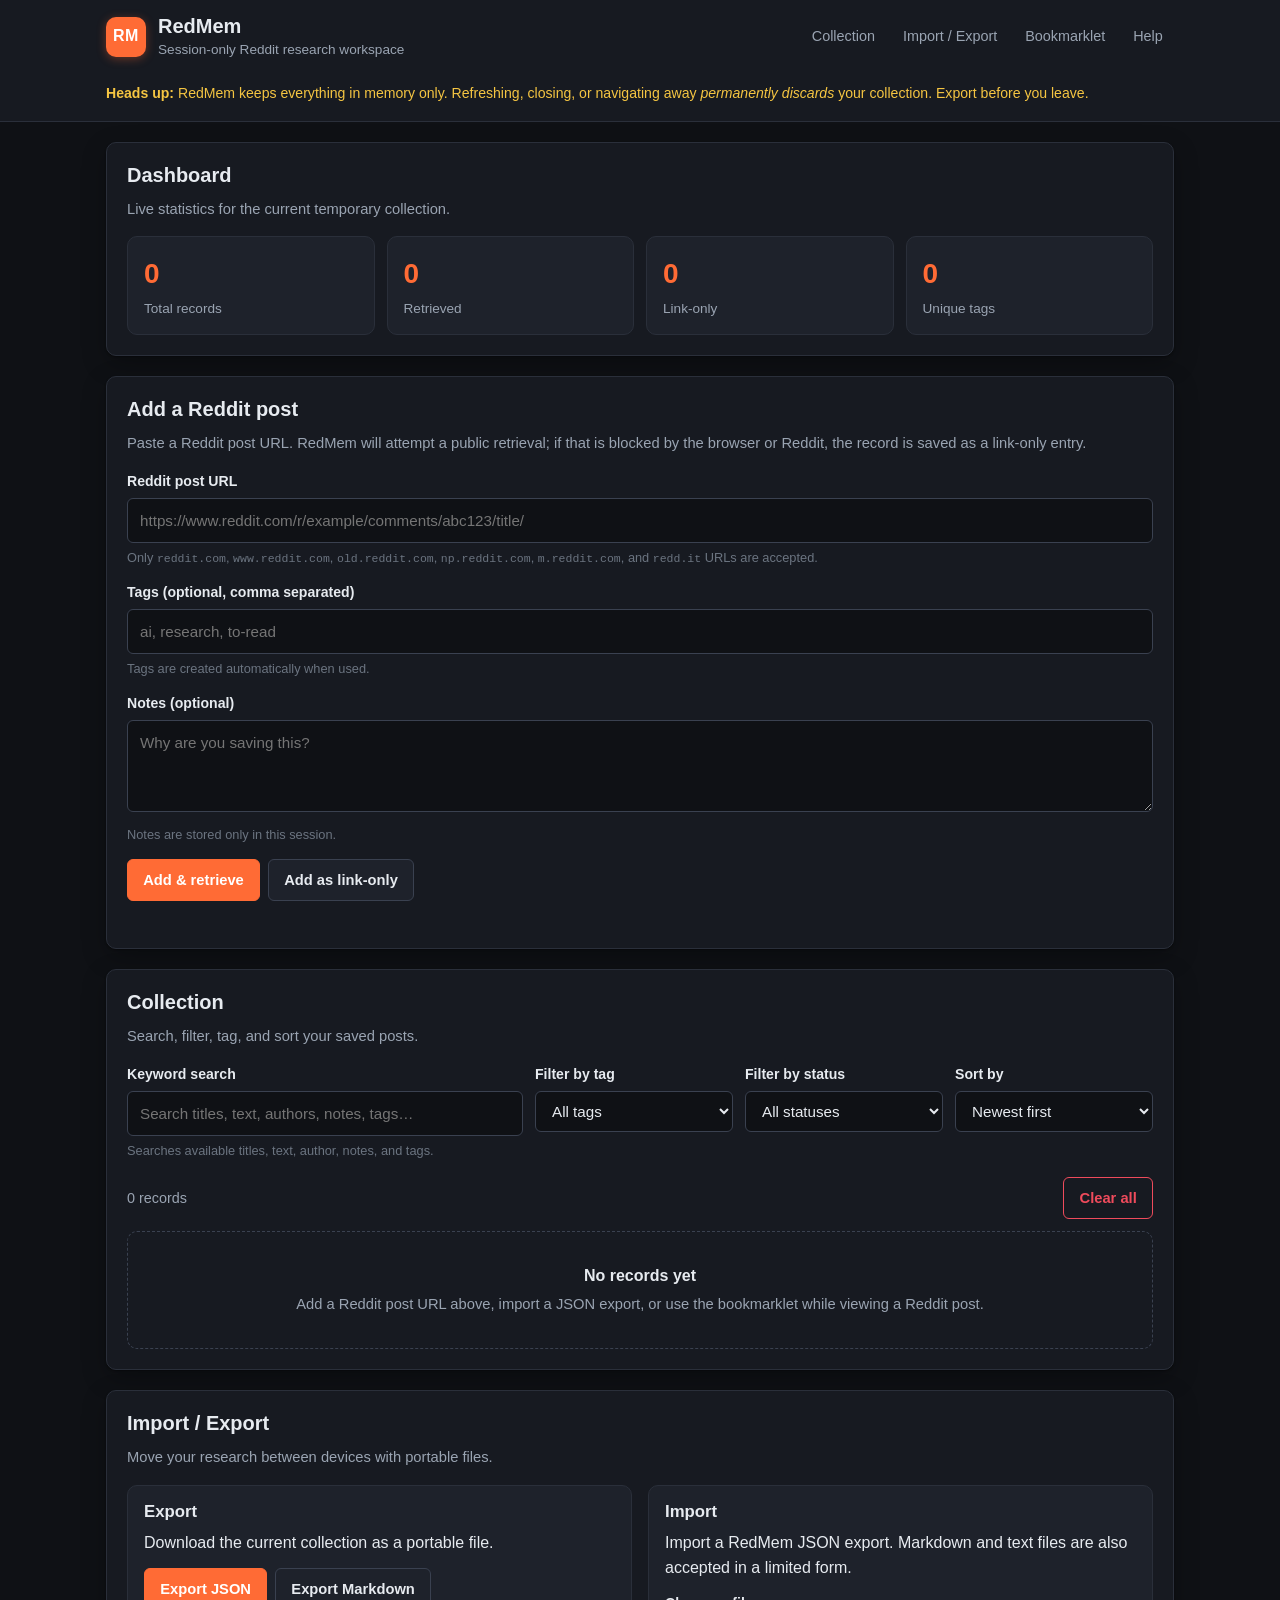
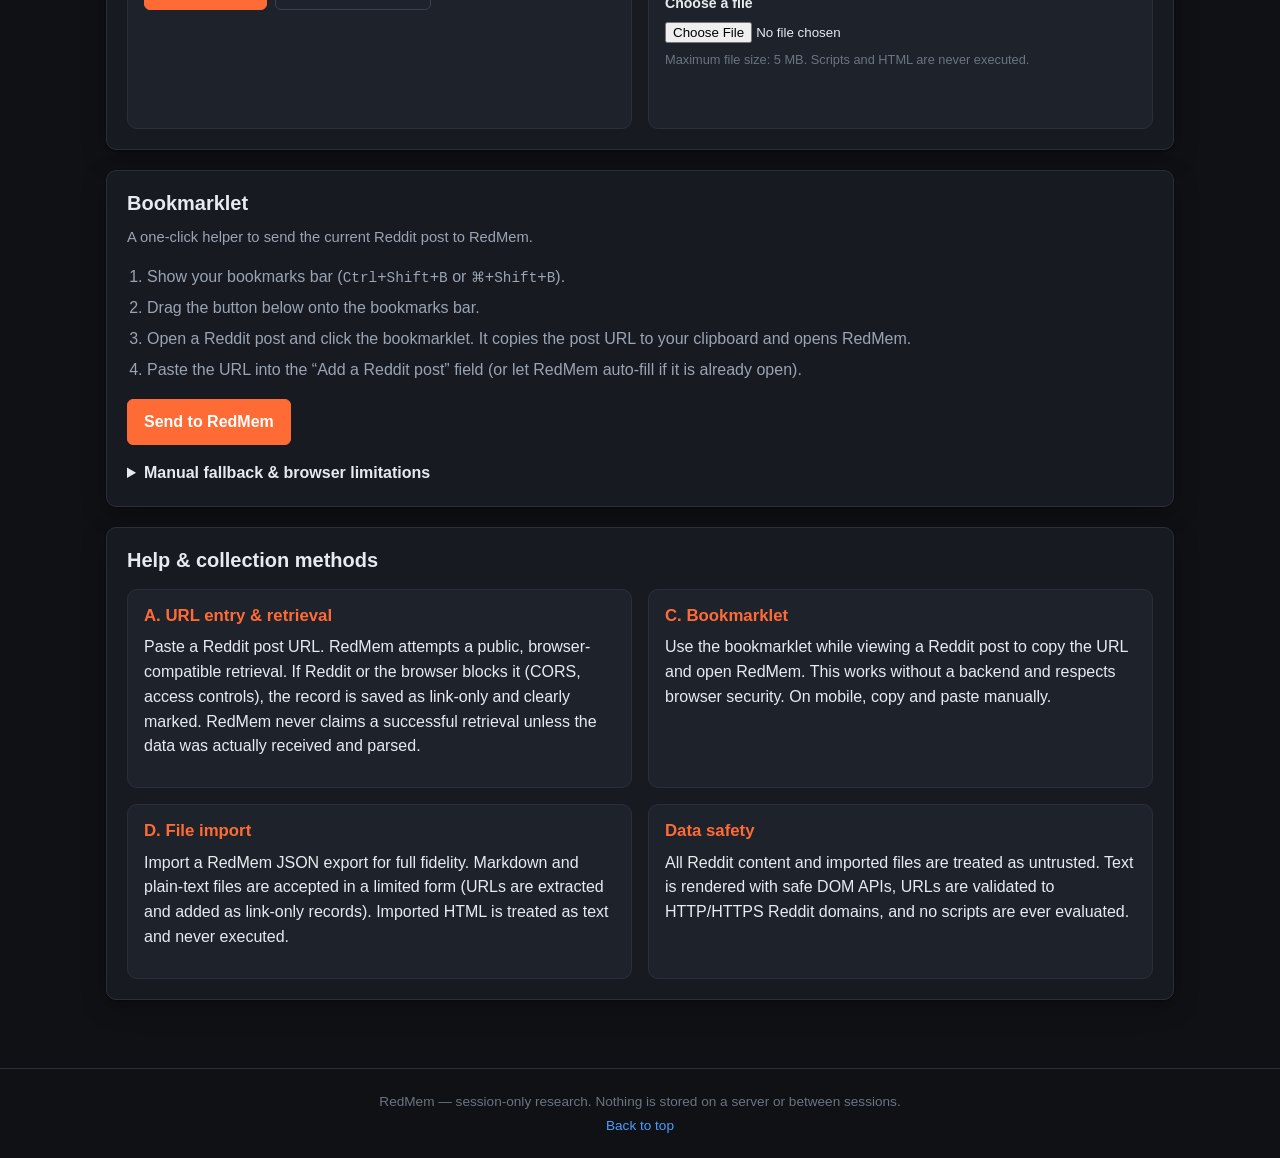
<file: index.html>
<!DOCTYPE html>
<html lang="en">
<head>
  <meta charset="UTF-8" />
  <meta name="viewport" content="width=device-width, initial-scale=1" />
  <meta name="description" content="RedMem — a session-only Reddit research workspace. Collect, tag, search, and export Reddit posts. No accounts, no cloud, no persistence." />
  <title>RedMem — Session-Only Reddit Research</title>
  <link rel="stylesheet" href="styles.css" />
</head>
<body>
  <a class="skip-link" href="#main">Skip to main content</a>

  <header class="app-header" role="banner">
    <div class="header-inner">
      <div class="brand">
        <span class="brand-mark" aria-hidden="true">RM</span>
        <div>
          <h1 class="brand-title">RedMem</h1>
          <p class="brand-tagline">Session-only Reddit research workspace</p>
        </div>
      </div>
      <nav class="header-nav" aria-label="Primary">
        <a href="#collection" class="nav-link">Collection</a>
        <a href="#tools" class="nav-link">Import / Export</a>
        <a href="#bookmarklet" class="nav-link">Bookmarklet</a>
        <a href="#help" class="nav-link">Help</a>
      </nav>
    </div>
    <div class="warning-banner" role="alert">
      <strong>Heads up:</strong> RedMem keeps everything in memory only. Refreshing, closing, or navigating away <em>permanently discards</em> your collection. Export before you leave.
    </div>
  </header>

  <main id="main" class="app-main">
    <!-- ===================== Dashboard ===================== -->
    <section class="panel" aria-labelledby="dashboard-heading">
      <div class="panel-head">
        <h2 id="dashboard-heading">Dashboard</h2>
        <p class="panel-sub">Live statistics for the current temporary collection.</p>
      </div>
      <div class="stats-grid" role="list">
        <div class="stat-card" role="listitem">
          <span class="stat-value" id="stat-total">0</span>
          <span class="stat-label">Total records</span>
        </div>
        <div class="stat-card" role="listitem">
          <span class="stat-value" id="stat-retrieved">0</span>
          <span class="stat-label">Retrieved</span>
        </div>
        <div class="stat-card" role="listitem">
          <span class="stat-value" id="stat-linkonly">0</span>
          <span class="stat-label">Link-only</span>
        </div>
        <div class="stat-card" role="listitem">
          <span class="stat-value" id="stat-tags">0</span>
          <span class="stat-label">Unique tags</span>
        </div>
      </div>
    </section>

    <!-- ===================== Add Post ===================== -->
    <section class="panel" aria-labelledby="add-heading">
      <div class="panel-head">
        <h2 id="add-heading">Add a Reddit post</h2>
        <p class="panel-sub">
          Paste a Reddit post URL. RedMem will attempt a public retrieval; if that is blocked by the browser or Reddit, the record is saved as a link-only entry.
        </p>
      </div>
      <form id="add-form" class="add-form" novalidate>
        <div class="field">
          <label for="url-input">Reddit post URL</label>
          <input
            id="url-input"
            name="url"
            type="url"
            inputmode="url"
            autocomplete="off"
            spellcheck="false"
            placeholder="https://www.reddit.com/r/example/comments/abc123/title/"
            aria-describedby="url-help url-error"
            required
          />
          <p id="url-help" class="field-help">
            Only <code>reddit.com</code>, <code>www.reddit.com</code>, <code>old.reddit.com</code>, <code>np.reddit.com</code>, <code>m.reddit.com</code>, and <code>redd.it</code> URLs are accepted.
          </p>
          <p id="url-error" class="field-error" role="alert" hidden></p>
        </div>

        <div class="field">
          <label for="tags-input">Tags (optional, comma separated)</label>
          <input
            id="tags-input"
            name="tags"
            type="text"
            autocomplete="off"
            placeholder="ai, research, to-read"
            aria-describedby="tags-help"
          />
          <p id="tags-help" class="field-help">Tags are created automatically when used.</p>
        </div>

        <div class="field">
          <label for="notes-input">Notes (optional)</label>
          <textarea
            id="notes-input"
            name="notes"
            rows="3"
            placeholder="Why are you saving this?"
            aria-describedby="notes-help"
          ></textarea>
          <p id="notes-help" class="field-help">Notes are stored only in this session.</p>
        </div>

        <div class="form-actions">
          <button type="submit" class="btn btn-primary" id="add-btn">Add &amp; retrieve</button>
          <button type="button" class="btn" id="add-linkonly-btn">Add as link-only</button>
        </div>

        <div id="add-status" class="status" role="status" aria-live="polite"></div>
      </form>
    </section>

    <!-- ===================== Collection ===================== -->
    <section class="panel" id="collection" aria-labelledby="collection-heading">
      <div class="panel-head">
        <h2 id="collection-heading">Collection</h2>
        <p class="panel-sub">Search, filter, tag, and sort your saved posts.</p>
      </div>

      <div class="toolbar" role="search">
        <div class="field toolbar-field">
          <label for="search-input">Keyword search</label>
          <input
            id="search-input"
            type="search"
            autocomplete="off"
            placeholder="Search titles, text, authors, notes, tags…"
            aria-describedby="search-help"
          />
          <p id="search-help" class="field-help">Searches available titles, text, author, notes, and tags.</p>
        </div>

        <div class="field toolbar-field">
          <label for="filter-tag">Filter by tag</label>
          <select id="filter-tag">
            <option value="">All tags</option>
          </select>
        </div>

        <div class="field toolbar-field">
          <label for="filter-status">Filter by status</label>
          <select id="filter-status">
            <option value="">All statuses</option>
            <option value="retrieved">Retrieved</option>
            <option value="link-only">Link-only</option>
            <option value="failed">Failed retrieval</option>
          </select>
        </div>

        <div class="field toolbar-field">
          <label for="sort-by">Sort by</label>
          <select id="sort-by">
            <option value="added-desc">Newest first</option>
            <option value="added-asc">Oldest first</option>
            <option value="title-asc">Title A→Z</option>
            <option value="title-desc">Title Z→A</option>
            <option value="author-asc">Author A→Z</option>
          </select>
        </div>
      </div>

      <div class="collection-actions">
        <span id="results-count" class="results-count" aria-live="polite">0 records</span>
        <button type="button" class="btn btn-danger" id="clear-all-btn">Clear all</button>
      </div>

      <ul id="record-list" class="record-list" aria-label="Saved Reddit posts"></ul>

      <div id="empty-state" class="empty-state">
        <p class="empty-title">No records yet</p>
        <p class="empty-body">
          Add a Reddit post URL above, import a JSON export, or use the bookmarklet while viewing a Reddit post.
        </p>
      </div>
    </section>

    <!-- ===================== Import / Export ===================== -->
    <section class="panel" id="tools" aria-labelledby="tools-heading">
      <div class="panel-head">
        <h2 id="tools-heading">Import / Export</h2>
        <p class="panel-sub">Move your research between devices with portable files.</p>
      </div>

      <div class="tools-grid">
        <div class="tool-card">
          <h3>Export</h3>
          <p>Download the current collection as a portable file.</p>
          <div class="form-actions">
            <button type="button" class="btn btn-primary" id="export-json-btn">Export JSON</button>
            <button type="button" class="btn" id="export-md-btn">Export Markdown</button>
          </div>
        </div>

        <div class="tool-card">
          <h3>Import</h3>
          <p>Import a RedMem JSON export. Markdown and text files are also accepted in a limited form.</p>
          <div class="field">
            <label for="import-file">Choose a file</label>
            <input type="file" id="import-file" accept=".json,.md,.txt,application/json,text/markdown,text/plain" />
            <p class="field-help">Maximum file size: 5&nbsp;MB. Scripts and HTML are never executed.</p>
          </div>
          <p id="import-status" class="status" role="status" aria-live="polite"></p>
        </div>
      </div>
    </section>

    <!-- ===================== Bookmarklet ===================== -->
    <section class="panel" id="bookmarklet" aria-labelledby="bm-heading">
      <div class="panel-head">
        <h2 id="bm-heading">Bookmarklet</h2>
        <p class="panel-sub">A one-click helper to send the current Reddit post to RedMem.</p>
      </div>

      <ol class="bm-steps">
        <li>Show your bookmarks bar (<kbd>Ctrl</kbd>+<kbd>Shift</kbd>+<kbd>B</kbd> or <kbd>⌘</kbd>+<kbd>Shift</kbd>+<kbd>B</kbd>).</li>
        <li>Drag the button below onto the bookmarks bar.</li>
        <li>Open a Reddit post and click the bookmarklet. It copies the post URL to your clipboard and opens RedMem.</li>
        <li>Paste the URL into the “Add a Reddit post” field (or let RedMem auto-fill if it is already open).</li>
      </ol>

      <p class="bm-drag">
        <a id="bookmarklet-link" class="bookmarklet" href="#" aria-label="RedMem bookmarklet: drag me to your bookmarks bar">Send to RedMem</a>
      </p>

      <details class="bm-fallback">
        <summary>Manual fallback &amp; browser limitations</summary>
        <p>
          Some browsers block bookmarklets on certain pages, and some mobile browsers do not support a bookmarks bar. If the bookmarklet does not work, simply copy the Reddit post URL and paste it into RedMem manually. That is the reliable fallback on every platform.
        </p>
        <p>Copy this code to create the bookmarklet yourself if needed:</p>
        <pre id="bookmarklet-code" class="code-block"></pre>
      </details>
    </section>

    <!-- ===================== Help ===================== -->
    <section class="panel" id="help" aria-labelledby="help-heading">
      <div class="panel-head">
        <h2 id="help-heading">Help &amp; collection methods</h2>
      </div>

      <div class="help-grid">
        <article>
          <h3>A. URL entry &amp; retrieval</h3>
          <p>
            Paste a Reddit post URL. RedMem attempts a public, browser-compatible retrieval. If Reddit or the browser blocks it (CORS, access controls), the record is saved as link-only and clearly marked. RedMem never claims a successful retrieval unless the data was actually received and parsed.
          </p>
        </article>

        <article>
          <h3>C. Bookmarklet</h3>
          <p>
            Use the bookmarklet while viewing a Reddit post to copy the URL and open RedMem. This works without a backend and respects browser security. On mobile, copy and paste manually.
          </p>
        </article>

        <article>
          <h3>D. File import</h3>
          <p>
            Import a RedMem JSON export for full fidelity. Markdown and plain-text files are accepted in a limited form (URLs are extracted and added as link-only records). Imported HTML is treated as text and never executed.
          </p>
        </article>

        <article>
          <h3>Data safety</h3>
          <p>
            All Reddit content and imported files are treated as untrusted. Text is rendered with safe DOM APIs, URLs are validated to HTTP/HTTPS Reddit domains, and no scripts are ever evaluated.
          </p>
        </article>
      </div>
    </section>
  </main>

  <footer class="app-footer">
    <p>RedMem — session-only research. Nothing is stored on a server or between sessions.</p>
    <p><a href="#main">Back to top</a></p>
  </footer>

  <!-- Confirm dialog (native <dialog> for accessibility) -->
  <dialog id="confirm-dialog" aria-labelledby="confirm-title">
    <form method="dialog">
      <h2 id="confirm-title">Confirm</h2>
      <p id="confirm-message">Are you sure?</p>
      <div class="dialog-actions">
        <button value="cancel" class="btn">Cancel</button>
        <button value="confirm" class="btn btn-danger" id="confirm-ok">Confirm</button>
      </div>
    </form>
  </dialog>

  <!-- Toast region -->
  <div id="toast-region" class="toast-region" aria-live="polite" aria-atomic="true"></div>

  <script src="bookmarklet.js"></script>
  <script src="app.js"></script>
</body>
</html>
</file>
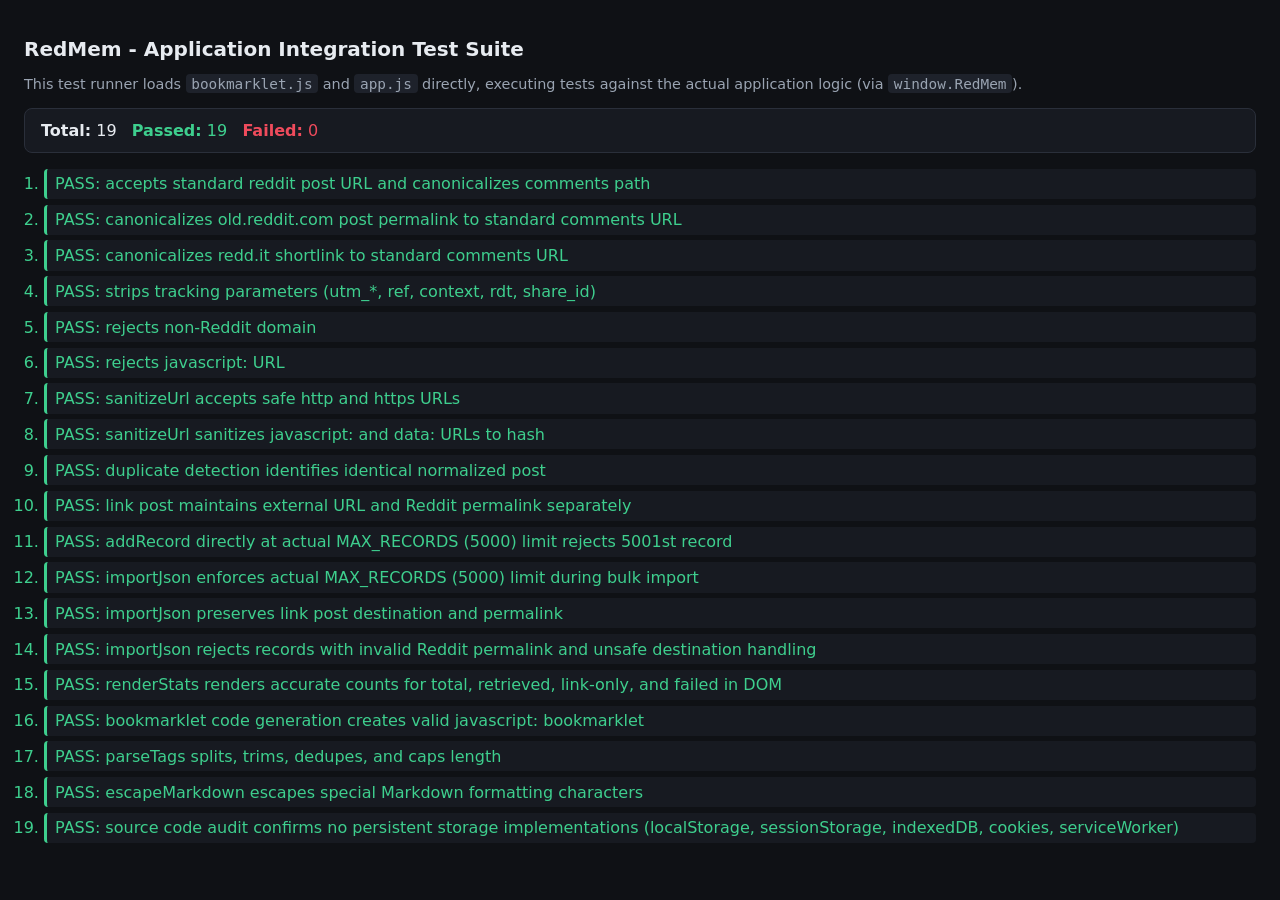
<file: tests/test-runner.html>
<!DOCTYPE html>
<html lang="en">
<head>
  <meta charset="UTF-8" />
  <meta name="viewport" content="width=device-width, initial-scale=1" />
  <title>RedMem - Test Runner</title>
  <style>
    body { font-family: system-ui, sans-serif; background:#0f1115; color:#e7ebf0; margin:0; padding:1.5rem; }
    h1 { font-size:1.25rem; }
    .summary { margin:1rem 0; padding:.75rem 1rem; border-radius:8px; background:#171a21; border:1px solid #2a2f3a; }
    .pass { color:#3ecf8e; }
    .fail { color:#ef4b5c; }
    ol { padding-left:1.25rem; }
    li { margin:.35rem 0; padding:.35rem .5rem; border-left:3px solid #2a2f3a; background:#171a21; border-radius:4px; }
    li.pass { border-left-color:#3ecf8e; }
    li.fail { border-left-color:#ef4b5c; }
    code { background:#1e222b; padding:.1rem .35rem; border-radius:4px; }
    .note { color:#9aa4b2; font-size:.9rem; }
  </style>
</head>
<body>
  <h1>RedMem - Application Integration Test Suite</h1>
  <p class="note">
    This test runner loads <code>bookmarklet.js</code> and <code>app.js</code> directly, executing tests against the actual application logic (via <code>window.RedMem</code>).
  </p>
  <div class="summary" id="summary">Running...</div>
  <ol id="results"></ol>

  <!-- Hidden DOM container for UI rendering tests -->
  <div id="test-dom" style="display:none;">
    <span id="stat-total">0</span>
    <span id="stat-retrieved">0</span>
    <span id="stat-linkonly">0</span>
    <span id="stat-tags">0</span>
  </div>

  <script src="../bookmarklet.js"></script>
  <script src="../app.js"></script>
  <script>
    let passed = 0, failed = 0;
    const ol = document.getElementById("results");

    function test(name, fn) {
      const li = document.createElement("li");
      try {
        const r = fn();
        if (r === true) {
          li.className = "pass";
          li.textContent = "PASS: " + name;
          passed++;
        } else {
          li.className = "fail";
          li.textContent = "FAIL: " + name + " - " + r;
          failed++;
        }
      } catch (e) {
        li.className = "fail";
        li.textContent = "FAIL: " + name + " - threw: " + e.message;
        failed++;
      }
      ol.appendChild(li);
    }

    function eq(a, b) {
      return JSON.stringify(a) === JSON.stringify(b) ? true : ("expected " + JSON.stringify(b) + ", got " + JSON.stringify(a));
    }

    const RM = window.RedMem;

    if (!RM) {
      document.getElementById("summary").textContent = "Error: window.RedMem is not defined!";
    } else {
      // 1. URL Normalization & Reddit Host Validation
      test("accepts standard reddit post URL and canonicalizes comments path", function () {
        return eq(RM.normalizeRedditUrl("https://www.reddit.com/r/test/comments/abc123/title/"), "https://www.reddit.com/comments/abc123");
      });

      test("canonicalizes old.reddit.com post permalink to standard comments URL", function () {
        return eq(RM.normalizeRedditUrl("https://old.reddit.com/r/test/comments/abc123/title/"), "https://www.reddit.com/comments/abc123");
      });

      test("canonicalizes redd.it shortlink to standard comments URL", function () {
        return eq(RM.normalizeRedditUrl("https://redd.it/abc123"), "https://www.reddit.com/comments/abc123");
      });

      test("strips tracking parameters (utm_*, ref, context, rdt, share_id)", function () {
        const url = "https://www.reddit.com/r/test/comments/abc123/title/?utm_source=share&utm_medium=web2x&context=3&rdt=456";
        return eq(RM.normalizeRedditUrl(url), "https://www.reddit.com/comments/abc123");
      });

      test("rejects non-Reddit domain", function () {
        return eq(RM.isRedditUrl("https://example.com/r/test/comments/abc123/"), false);
      });

      test("rejects javascript: URL", function () {
        return eq(RM.isRedditUrl("javascript:alert(1)"), false);
      });

      // 2. Safe URL Sanitization (Prevent XSS links)
      test("sanitizeUrl accepts safe http and https URLs", function () {
        return eq(RM.sanitizeUrl("https://www.reddit.com/r/test"), "https://www.reddit.com/r/test");
      });

      test("sanitizeUrl sanitizes javascript: and data: URLs to hash", function () {
        const a = RM.sanitizeUrl("javascript:alert('xss')");
        const b = RM.sanitizeUrl("data:text/html,xss");
        return eq(a === "#" && b === "#", true);
      });

      // 3. Duplicate Detection & In-Memory Collection
      test("duplicate detection identifies identical normalized post", function () {
        RM.clearAll();
        const rec1 = RM.createRecord({ url: "https://www.reddit.com/r/a/comments/x123/foo/", title: "Post 1" });
        RM.addRecord(rec1);
        const dup = RM.findDuplicate(RM.normalizeRedditUrl("https://old.reddit.com/r/other/comments/x123/bar/?utm_source=xyz"));
        return eq(!!dup, true);
      });

      // 4. Primary Permalink vs External Link Post Destination
      test("link post maintains external URL and Reddit permalink separately", function () {
        RM.clearAll();
        const rec = RM.createRecord({
          url: "https://example.com/external-article",
          permalink: "https://www.reddit.com/r/news/comments/link123/headline/",
          title: "External News Story"
        });
        return eq(rec.url === "https://example.com/external-article" && rec.permalink === "https://www.reddit.com/r/news/comments/link123/headline/", true);
      });

      // 5. Real MAX_RECORDS (5000) Capacity Limit & Import Capacity Testing
      test("addRecord directly at actual MAX_RECORDS (5000) limit rejects 5001st record", function () {
        RM.clearAll();
        // Fill memory with exactly 5000 records
        for (let i = 0; i < RM.MAX_RECORDS; i++) {
          RM.state.records.push(RM.createRecord({ url: "https://www.reddit.com/comments/post" + i }));
        }
        // Directly test addRecord at boundary
        const res5001 = RM.addRecord(RM.createRecord({ url: "https://www.reddit.com/comments/post5001" }));
        const currentCount = RM.state.records.length;
        RM.clearAll();
        return eq(res5001 && res5001.error === "limit" && currentCount === 5000, true);
      });

      test("importJson enforces actual MAX_RECORDS (5000) limit during bulk import", function () {
        RM.clearAll();
        // Pre-fill 4998 records
        for (let i = 0; i < 4998; i++) {
          RM.state.records.push(RM.createRecord({ url: "https://www.reddit.com/comments/pre" + i }));
        }
        // Prepare import with 5 new records (total 5003)
        const importPayload = {
          records: [
            { permalink: "https://www.reddit.com/comments/imp1" },
            { permalink: "https://www.reddit.com/comments/imp2" },
            { permalink: "https://www.reddit.com/comments/imp3" },
            { permalink: "https://www.reddit.com/comments/imp4" },
            { permalink: "https://www.reddit.com/comments/imp5" }
          ]
        };
        const statusEl = document.createElement("div");
        RM.importJson(JSON.stringify(importPayload), statusEl);

        const totalRecords = RM.state.records.length;
        const text = statusEl.textContent;
        RM.clearAll();

        return eq(totalRecords === 5000 && text.includes("Collection limit reached"), true);
      });

      // 6. JSON Import Preservation, Validation & Sanitization
      test("importJson preserves link post destination and permalink", function () {
        RM.clearAll();
        const jsonPayload = JSON.stringify({
          format: "redmem-collection",
          records: [{
            url: "https://external.org/paper.pdf",
            permalink: "https://www.reddit.com/r/science/comments/paper123/title/",
            title: "Research Paper",
            status: "retrieved",
            tags: ["science", "pdf"],
            notes: "Important study"
          }]
        });

        RM.importJson(jsonPayload);
        const imported = RM.state.records[0];
        RM.clearAll();

        return eq(
          imported &&
          imported.url === "https://external.org/paper.pdf" &&
          imported.permalink === "https://www.reddit.com/r/science/comments/paper123/title/" &&
          imported.tags.length === 2,
          true
        );
      });

      test("importJson rejects records with invalid Reddit permalink and unsafe destination handling", function () {
        RM.clearAll();
        const jsonPayload = JSON.stringify({
          records: [
            { url: "https://example.com/not-a-reddit-url", permalink: "https://example.com/not-reddit" }, // Invalid permalink & url -> reject
            { url: "javascript:alert('xss')", permalink: "https://www.reddit.com/comments/valid1" } // Valid permalink, unsafe url
          ]
        });

        const statusEl = document.createElement("div");
        RM.importJson(jsonPayload, statusEl);

        const records = RM.state.records;
        const renderedLink = RM.sanitizeUrl(records[0] ? records[0].url : "");
        RM.clearAll();

        return eq(
          records.length === 1 &&
          records[0].permalink === "https://www.reddit.com/comments/valid1" &&
          renderedLink === "#",
          true
        );
      });

      // 7. Real Dashboard Rendering & Status Counts
      test("renderStats renders accurate counts for total, retrieved, link-only, and failed in DOM", function () {
        RM.clearAll();
        RM.addRecord(RM.createRecord({ url: "https://www.reddit.com/comments/r1", status: "retrieved" }));
        RM.addRecord(RM.createRecord({ url: "https://www.reddit.com/comments/r2", status: "link-only" }));
        RM.addRecord(RM.createRecord({ url: "https://www.reddit.com/comments/r3", status: "failed" }));

        RM.renderStats();

        const totalText = document.getElementById("stat-total").textContent;
        const retrievedText = document.getElementById("stat-retrieved").textContent;
        const linkonlyText = document.getElementById("stat-linkonly").textContent;

        RM.clearAll();
        return eq(totalText === "3" && retrievedText === "1" && linkonlyText === "2", true);
      });

      // 8. Bookmarklet Code Generation
      test("bookmarklet code generation creates valid javascript: bookmarklet", function () {
        const code = window.RedMemBookmarklet && window.RedMemBookmarklet.code;
        return eq(typeof code === "string" && code.startsWith("javascript:"), true);
      });

      // 9. Tag Parsing & Escaping
      test("parseTags splits, trims, dedupes, and caps length", function () {
        const tags = RM.parseTags(" ai , machine learning, AI, " + "a".repeat(50));
        return eq(tags.length === 3 && tags[0] === "ai" && tags[1] === "machine learning" && tags[2].length === 40, true);
      });

      test("escapeMarkdown escapes special Markdown formatting characters", function () {
        return eq(RM.escapeMarkdown("*header* [link](url) #tag"), "\\*header\\* \\[link\\]\\(url\\) \\#tag");
      });

      // 10. Source Code Audit for Session-Only Storage Mechanisms
      test("source code audit confirms no persistent storage implementations (localStorage, sessionStorage, indexedDB, cookies, serviceWorker)", function () {
        const forbiddenRegex = /\b(localStorage|sessionStorage|indexedDB|document\.cookie|serviceWorker)\b/i;

        let foundViolations = [];

        // Inspect loaded function sources in runtime window
        const appSource = window.RedMem ? (
          window.RedMem.addRecord.toString() +
          window.RedMem.importJson.toString() +
          window.RedMem.renderStats.toString() +
          window.RedMem.createRecord.toString()
        ) : "";
        const bmSource = window.RedMemBookmarklet ? window.RedMemBookmarklet.code : "";

        if (forbiddenRegex.test(appSource)) foundViolations.push("appSource");
        if (forbiddenRegex.test(bmSource)) foundViolations.push("bmSource");

        return eq(foundViolations.length, 0);
      });

      RM.clearAll();
    }

    /* ---------- Summary ---------- */
    const summary = document.getElementById("summary");
    summary.innerHTML =
      "<strong>Total:</strong> " + (passed + failed) + " &nbsp; " +
      "<span class=\"pass\"><strong>Passed:</strong> " + passed + "</span> &nbsp; " +
      "<span class=\"fail\"><strong>Failed:</strong> " + failed + "</span>";
  </script>
</body>
</html>
</file>
<file: styles.css>
/* =========================================================
   RedMem — session-only Reddit research
   Lightweight, responsive, accessible.
   ========================================================= */

:root {
  --bg: #0f1115;
  --bg-elev: #171a21;
  --bg-elev-2: #1e222b;
  --border: #2a2f3a;
  --border-strong: #3a4150;
  --text: #e7ebf0;
  --text-muted: #9aa4b2;
  --text-dim: #6b7480;
  --accent: #ff6b35;
  --accent-hover: #ff8155;
  --accent-soft: rgba(255, 107, 53, 0.12);
  --blue: #4a9eff;
  --green: #3ecf8e;
  --yellow: #f5c542;
  --red: #ef4b5c;

  --radius: 10px;
  --radius-sm: 6px;
  --shadow: 0 1px 2px rgba(0,0,0,0.4), 0 8px 24px rgba(0,0,0,0.25);
  --font: -apple-system, BlinkMacSystemFont, "Segoe UI", Roboto, Helvetica, Arial, sans-serif;
  --mono: ui-monospace, SFMono-Regular, "SF Mono", Menlo, Consolas, monospace;
}

* {
  box-sizing: border-box;
}

html, body {
  margin: 0;
  padding: 0;
}

body {
  font-family: var(--font);
  background: var(--bg);
  color: var(--text);
  line-height: 1.55;
  -webkit-font-smoothing: antialiased;
  text-rendering: optimizeLegibility;
}

h1, h2, h3, h4 {
  line-height: 1.25;
  margin: 0 0 .5em;
}

h1 { font-size: 1.5rem; }
h2 { font-size: 1.25rem; }
h3 { font-size: 1.05rem; }

p { margin: 0 0 .75em; }

a {
  color: var(--blue);
  text-decoration: none;
}
a:hover {
  text-decoration: underline;
}

code, pre, kbd {
  font-family: var(--mono);
  font-size: .9em;
}

.skip-link {
  position: absolute;
  left: -9999px;
  top: 0;
  background: var(--accent);
  color: #fff;
  padding: .5rem .75rem;
  z-index: 1000;
}
.skip-link:focus {
  left: .5rem;
  top: .5rem;
}

/* ---------- Header ---------- */
.app-header {
  border-bottom: 1px solid var(--border);
  background: var(--bg-elev);
  position: sticky;
  top: 0;
  z-index: 50;
}
.header-inner {
  max-width: 1100px;
  margin: 0 auto;
  display: flex;
  flex-wrap: wrap;
  align-items: center;
  justify-content: space-between;
  gap: 1rem;
  padding: .85rem 1rem;
}
.brand {
  display: flex;
  align-items: center;
  gap: .75rem;
}
.brand-mark {
  display: inline-flex;
  align-items: center;
  justify-content: center;
  width: 40px;
  height: 40px;
  border-radius: 10px;
  background: var(--accent);
  color: #fff;
  font-weight: 800;
  letter-spacing: .5px;
  box-shadow: 0 2px 10px rgba(255,107,53,.35);
}
.brand-title {
  font-size: 1.25rem;
  margin: 0;
}
.brand-tagline {
  margin: 0;
  color: var(--text-muted);
  font-size: .85rem;
}
.header-nav {
  display: flex;
  flex-wrap: wrap;
  gap: .35rem;
}
.nav-link {
  color: var(--text-muted);
  padding: .4rem .7rem;
  border-radius: var(--radius-sm);
  font-size: .9rem;
}
.nav-link:hover {
  color: var(--text);
  background: var(--bg-elev-2);
  text-decoration: none;
}
.warning-banner {
  max-width: 1100px;
  margin: 0 auto;
  padding: .6rem 1rem 1rem;
  color: var(--yellow);
  font-size: .88rem;
}
.warning-banner strong {
  color: var(--yellow);
}

/* ---------- Main / panels ---------- */
.app-main {
  max-width: 1100px;
  margin: 0 auto;
  padding: 1.25rem 1rem 3rem;
}
.panel {
  background: var(--bg-elev);
  border: 1px solid var(--border);
  border-radius: var(--radius);
  padding: 1.25rem;
  margin-bottom: 1.25rem;
  box-shadow: var(--shadow);
}
.panel-head {
  margin-bottom: 1rem;
}
.panel-sub {
  color: var(--text-muted);
  margin: 0;
  font-size: .92rem;
}

/* ---------- Stats ---------- */
.stats-grid {
  display: grid;
  grid-template-columns: repeat(4, minmax(0, 1fr));
  gap: .75rem;
}
.stat-card {
  background: var(--bg-elev-2);
  border: 1px solid var(--border);
  border-radius: var(--radius);
  padding: .9rem 1rem;
  display: flex;
  flex-direction: column;
  gap: .2rem;
}
.stat-value {
  font-size: 1.75rem;
  font-weight: 700;
  color: var(--accent);
}
.stat-label {
  color: var(--text-muted);
  font-size: .85rem;
}

/* ---------- Forms ---------- */
.field {
  margin-bottom: .9rem;
}
.field label {
  display: block;
  font-size: .88rem;
  margin-bottom: .35rem;
  color: var(--text);
  font-weight: 600;
}
.field-help {
  color: var(--text-dim);
  font-size: .8rem;
  margin: .3rem 0 0;
}
.field-error {
  color: var(--red);
  font-size: .85rem;
  margin: .3rem 0 0;
}
input[type="text"],
input[type="url"],
input[type="search"],
select,
textarea {
  width: 100%;
  background: var(--bg);
  color: var(--text);
  border: 1px solid var(--border-strong);
  border-radius: var(--radius-sm);
  padding: .6rem .75rem;
  font: inherit;
  font-size: .95rem;
  transition: border-color .12s ease, box-shadow .12s ease;
}
input:focus, select:focus, textarea:focus {
  outline: none;
  border-color: var(--accent);
  box-shadow: 0 0 0 3px var(--accent-soft);
}
textarea {
  resize: vertical;
  min-height: 72px;
}
.form-actions {
  display: flex;
  flex-wrap: wrap;
  gap: .5rem;
}

/* ---------- Buttons ---------- */
.btn {
  display: inline-flex;
  align-items: center;
  justify-content: center;
  gap: .4rem;
  padding: .55rem .95rem;
  font: inherit;
  font-size: .92rem;
  font-weight: 600;
  border: 1px solid var(--border-strong);
  background: var(--bg-elev-2);
  color: var(--text);
  border-radius: var(--radius-sm);
  cursor: pointer;
  transition: background .12s ease, border-color .12s ease, transform .05s ease;
}
.btn:hover {
  background: #262b36;
  border-color: #4a5262;
}
.btn:active {
  transform: translateY(1px);
}
.btn:focus-visible {
  outline: 2px solid var(--accent);
  outline-offset: 2px;
}
.btn[disabled] {
  opacity: .55;
  cursor: not-allowed;
}
.btn-primary {
  background: var(--accent);
  border-color: var(--accent);
  color: #fff;
}
.btn-primary:hover {
  background: var(--accent-hover);
  border-color: var(--accent-hover);
}
.btn-danger {
  background: transparent;
  border-color: var(--red);
  color: var(--red);
}
.btn-danger:hover {
  background: rgba(239,75,92,.12);
}
.btn-icon {
  padding: .35rem .55rem;
  font-size: .82rem;
  background: transparent;
  border-color: var(--border);
  color: var(--text-muted);
}
.btn-icon:hover {
  color: var(--text);
  background: var(--bg-elev-2);
}

/* ---------- Status / toast ---------- */
.status {
  margin-top: .6rem;
  font-size: .9rem;
  min-height: 1.2em;
}
.status.ok { color: var(--green); }
.status.warn { color: var(--yellow); }
.status.err { color: var(--red); }

.toast-region {
  position: fixed;
  right: 1rem;
  bottom: 1rem;
  z-index: 1000;
  display: flex;
  flex-direction: column;
  gap: .5rem;
  max-width: min(360px, 90vw);
}
.toast {
  background: var(--bg-elev-2);
  border: 1px solid var(--border-strong);
  border-left: 3px solid var(--accent);
  border-radius: var(--radius-sm);
  padding: .6rem .85rem;
  font-size: .9rem;
  box-shadow: var(--shadow);
  animation: toast-in .18s ease-out;
}
.toast.ok { border-left-color: var(--green); }
.toast.err { border-left-color: var(--red); }
.toast.warn { border-left-color: var(--yellow); }

@keyframes toast-in {
  from { opacity: 0; transform: translateY(6px); }
  to { opacity: 1; transform: none; }
}

/* ---------- Toolbar ---------- */
.toolbar {
  display: grid;
  grid-template-columns: 2fr 1fr 1fr 1fr;
  gap: .75rem;
  margin-bottom: 1rem;
}
.toolbar-field {
  margin-bottom: 0;
}
.collection-actions {
  display: flex;
  justify-content: space-between;
  align-items: center;
  margin-bottom: .75rem;
  gap: .5rem;
  flex-wrap: wrap;
}
.results-count {
  color: var(--text-muted);
  font-size: .9rem;
}

/* ---------- Record list ---------- */
.record-list {
  list-style: none;
  margin: 0;
  padding: 0;
  display: flex;
  flex-direction: column;
  gap: .75rem;
}
.record {
  background: var(--bg-elev-2);
  border: 1px solid var(--border);
  border-radius: var(--radius);
  padding: 1rem;
}
.record-head {
  display: flex;
  justify-content: space-between;
  align-items: flex-start;
  gap: .75rem;
  flex-wrap: wrap;
}
.record-title {
  font-size: 1rem;
  margin: 0 0 .25rem;
  word-break: break-word;
}
.record-title a {
  color: var(--text);
}
.record-title a:hover {
  color: var(--accent);
}
.record-meta {
  color: var(--text-dim);
  font-size: .8rem;
  display: flex;
  flex-wrap: wrap;
  gap: .75rem;
}
.record-meta span {
  display: inline-flex;
  align-items: center;
  gap: .25rem;
}
.badge {
  display: inline-block;
  font-size: .72rem;
  font-weight: 700;
  text-transform: uppercase;
  letter-spacing: .04em;
  padding: .15rem .5rem;
  border-radius: 999px;
  border: 1px solid transparent;
}
.badge.retrieved {
  color: var(--green);
  border-color: rgba(62,207,142,.4);
  background: rgba(62,207,142,.1);
}
.badge.link-only {
  color: var(--yellow);
  border-color: rgba(245,197,66,.4);
  background: rgba(245,197,66,.1);
}
.badge.failed {
  color: var(--red);
  border-color: rgba(239,75,92,.4);
  background: rgba(239,75,92,.1);
}
.record-body {
  margin: .6rem 0 0;
  color: var(--text-muted);
  font-size: .92rem;
  white-space: pre-wrap;
  word-break: break-word;
}
.record-body.clamped {
  display: -webkit-box;
  -webkit-line-clamp: 4;
  -webkit-box-orient: vertical;
  overflow: hidden;
}
.record-tags {
  display: flex;
  flex-wrap: wrap;
  gap: .35rem;
  margin-top: .6rem;
}
.tag-chip {
  display: inline-flex;
  align-items: center;
  gap: .3rem;
  background: var(--accent-soft);
  color: var(--accent);
  border: 1px solid rgba(255,107,53,.3);
  border-radius: 999px;
  padding: .15rem .55rem;
  font-size: .78rem;
  font-weight: 600;
}
.tag-chip button {
  all: unset;
  cursor: pointer;
  color: inherit;
  font-size: .9rem;
  line-height: 1;
  padding: 0 .1rem;
  border-radius: 3px;
}
.tag-chip button:hover {
  color: var(--red);
}
.record-notes {
  margin-top: .5rem;
  font-size: .88rem;
  color: var(--text);
  background: rgba(255,255,255,.02);
  border-left: 2px solid var(--border-strong);
  padding: .4rem .6rem;
  border-radius: 0 var(--radius-sm) var(--radius-sm) 0;
  white-space: pre-wrap;
  word-break: break-word;
}
.record-actions {
  display: flex;
  flex-wrap: wrap;
  gap: .35rem;
  margin-top: .75rem;
}

/* ---------- Empty state ---------- */
.empty-state {
  text-align: center;
  padding: 2rem 1rem;
  border: 1px dashed var(--border-strong);
  border-radius: var(--radius);
  color: var(--text-muted);
}
.empty-title {
  font-weight: 700;
  color: var(--text);
  margin-bottom: .25rem;
}
.empty-body {
  margin: 0;
  font-size: .92rem;
}

/* ---------- Tools ---------- */
.tools-grid {
  display: grid;
  grid-template-columns: 1fr 1fr;
  gap: 1rem;
}
.tool-card {
  background: var(--bg-elev-2);
  border: 1px solid var(--border);
  border-radius: var(--radius);
  padding: 1rem;
}
.tool-card h3 {
  margin-top: 0;
}

/* ---------- Bookmarklet ---------- */
.bm-steps {
  padding-left: 1.25rem;
  color: var(--text-muted);
}
.bm-steps li {
  margin-bottom: .4rem;
}
.bm-drag {
  margin: 1rem 0;
}
.bookmarklet {
  display: inline-block;
  padding: .6rem 1rem;
  border-radius: var(--radius-sm);
  background: var(--accent);
  color: #fff !important;
  font-weight: 700;
  border: 1px solid var(--accent);
  cursor: grab;
  text-decoration: none !important;
}
.bookmarklet:active {
  cursor: grabbing;
}
.bm-fallback {
  margin-top: 1rem;
  color: var(--text-muted);
}
.bm-fallback summary {
  cursor: pointer;
  color: var(--text);
  font-weight: 600;
}
.code-block {
  background: var(--bg);
  border: 1px solid var(--border);
  border-radius: var(--radius-sm);
  padding: .75rem;
  overflow-x: auto;
  font-size: .8rem;
  white-space: pre-wrap;
  word-break: break-all;
  color: var(--text-muted);
}

/* ---------- Help ---------- */
.help-grid {
  display: grid;
  grid-template-columns: 1fr 1fr;
  gap: 1rem;
}
.help-grid article {
  background: var(--bg-elev-2);
  border: 1px solid var(--border);
  border-radius: var(--radius);
  padding: 1rem;
}
.help-grid h3 {
  margin-top: 0;
  color: var(--accent);
}

/* ---------- Dialog ---------- */
dialog {
  border: 1px solid var(--border-strong);
  border-radius: var(--radius);
  background: var(--bg-elev);
  color: var(--text);
  padding: 1.25rem;
  max-width: min(440px, 92vw);
  box-shadow: var(--shadow);
}
dialog::backdrop {
  background: rgba(0,0,0,.6);
}
.dialog-actions {
  display: flex;
  justify-content: flex-end;
  gap: .5rem;
  margin-top: 1rem;
}

/* ---------- Footer ---------- */
.app-footer {
  border-top: 1px solid var(--border);
  padding: 1.25rem 1rem;
  text-align: center;
  color: var(--text-dim);
  font-size: .85rem;
}
.app-footer p {
  margin: .15rem 0;
}

/* ---------- Responsive ---------- */
@media (max-width: 820px) {
  .stats-grid {
    grid-template-columns: repeat(2, 1fr);
  }
  .toolbar {
    grid-template-columns: 1fr 1fr;
  }
  .tools-grid, .help-grid {
    grid-template-columns: 1fr;
  }
}

@media (max-width: 560px) {
  .header-inner {
    padding: .7rem .8rem;
  }
  .header-nav {
    width: 100%;
    justify-content: space-between;
  }
  .stats-grid {
    grid-template-columns: 1fr 1fr;
  }
  .toolbar {
    grid-template-columns: 1fr;
  }
  .stat-value {
    font-size: 1.4rem;
  }
  .panel {
    padding: 1rem;
  }
  .form-actions .btn {
    flex: 1 1 auto;
  }
  .record-actions .btn {
    flex: 1 1 auto;
  }
  .toast-region {
    left: 1rem;
    right: 1rem;
    bottom: 1rem;
  }
}

@media (prefers-reduced-motion: reduce) {
  * {
    animation: none !important;
    transition: none !important;
  }
}
</file>
